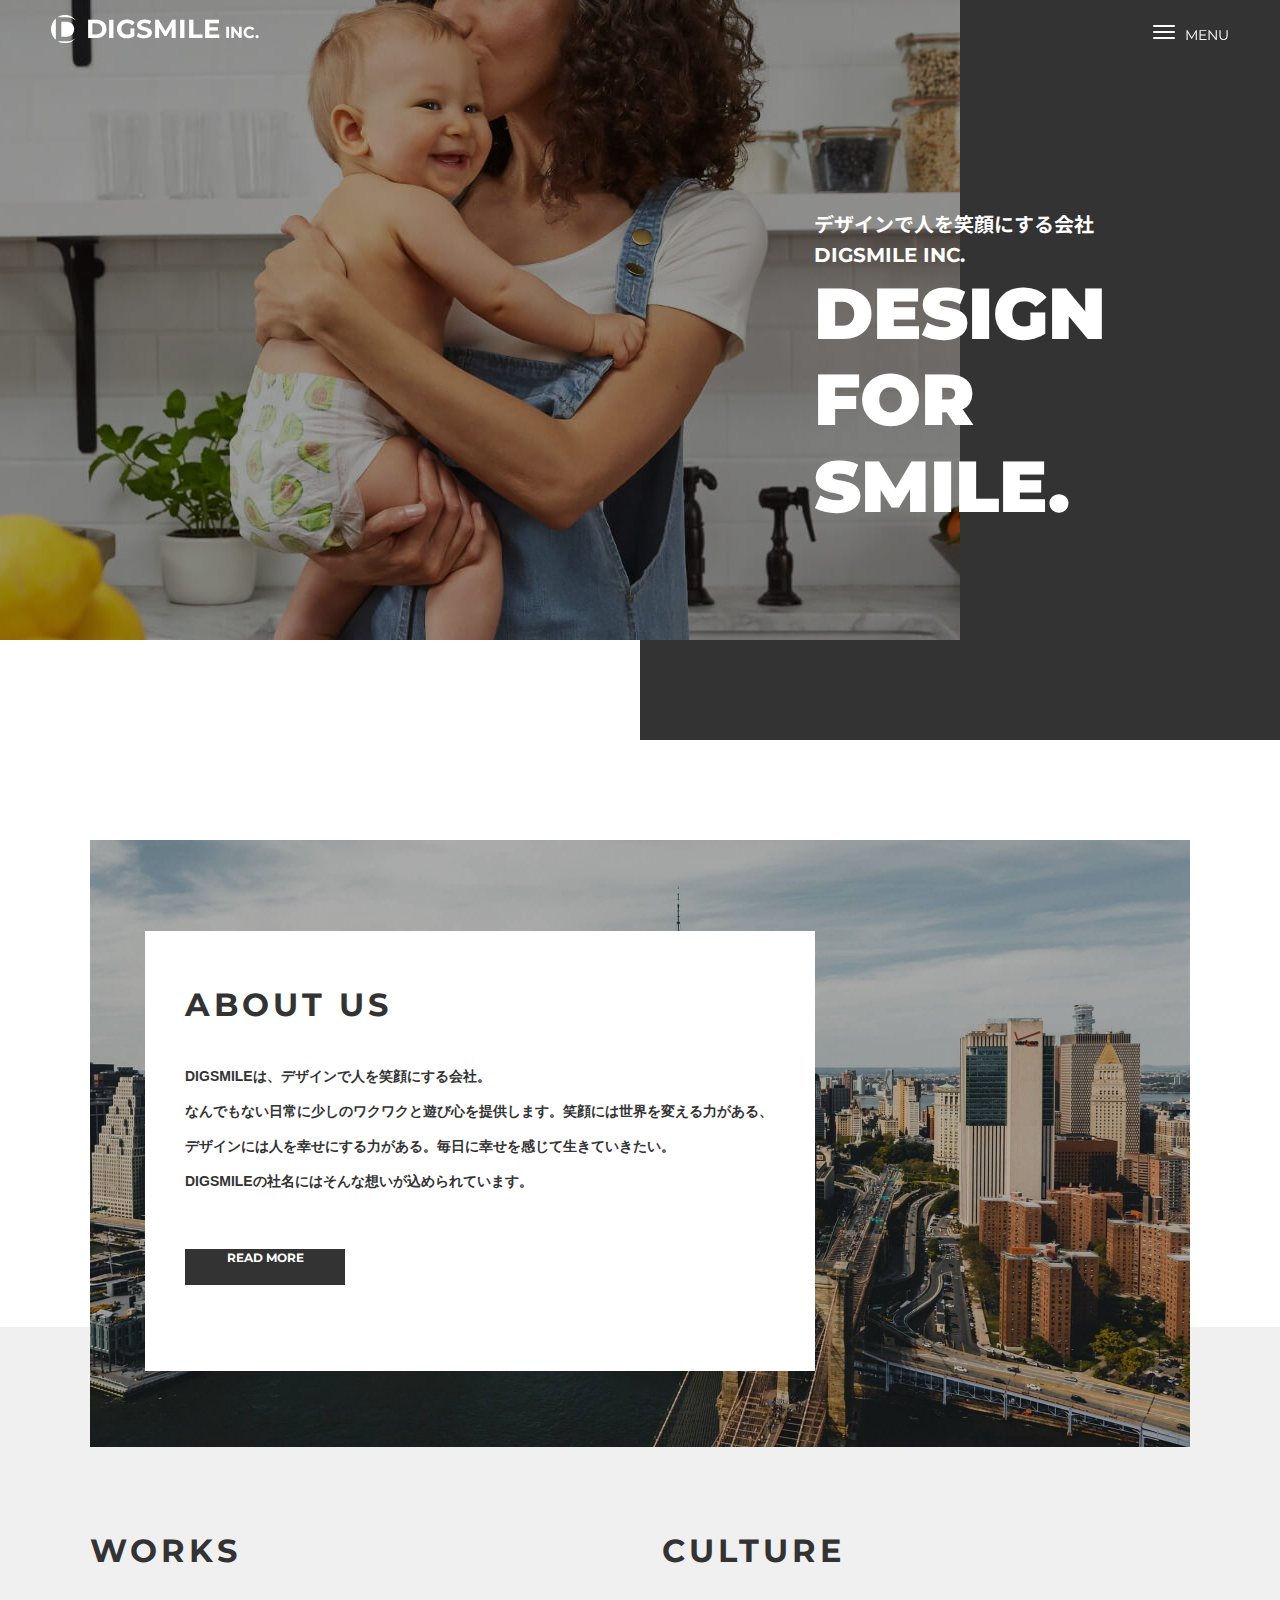
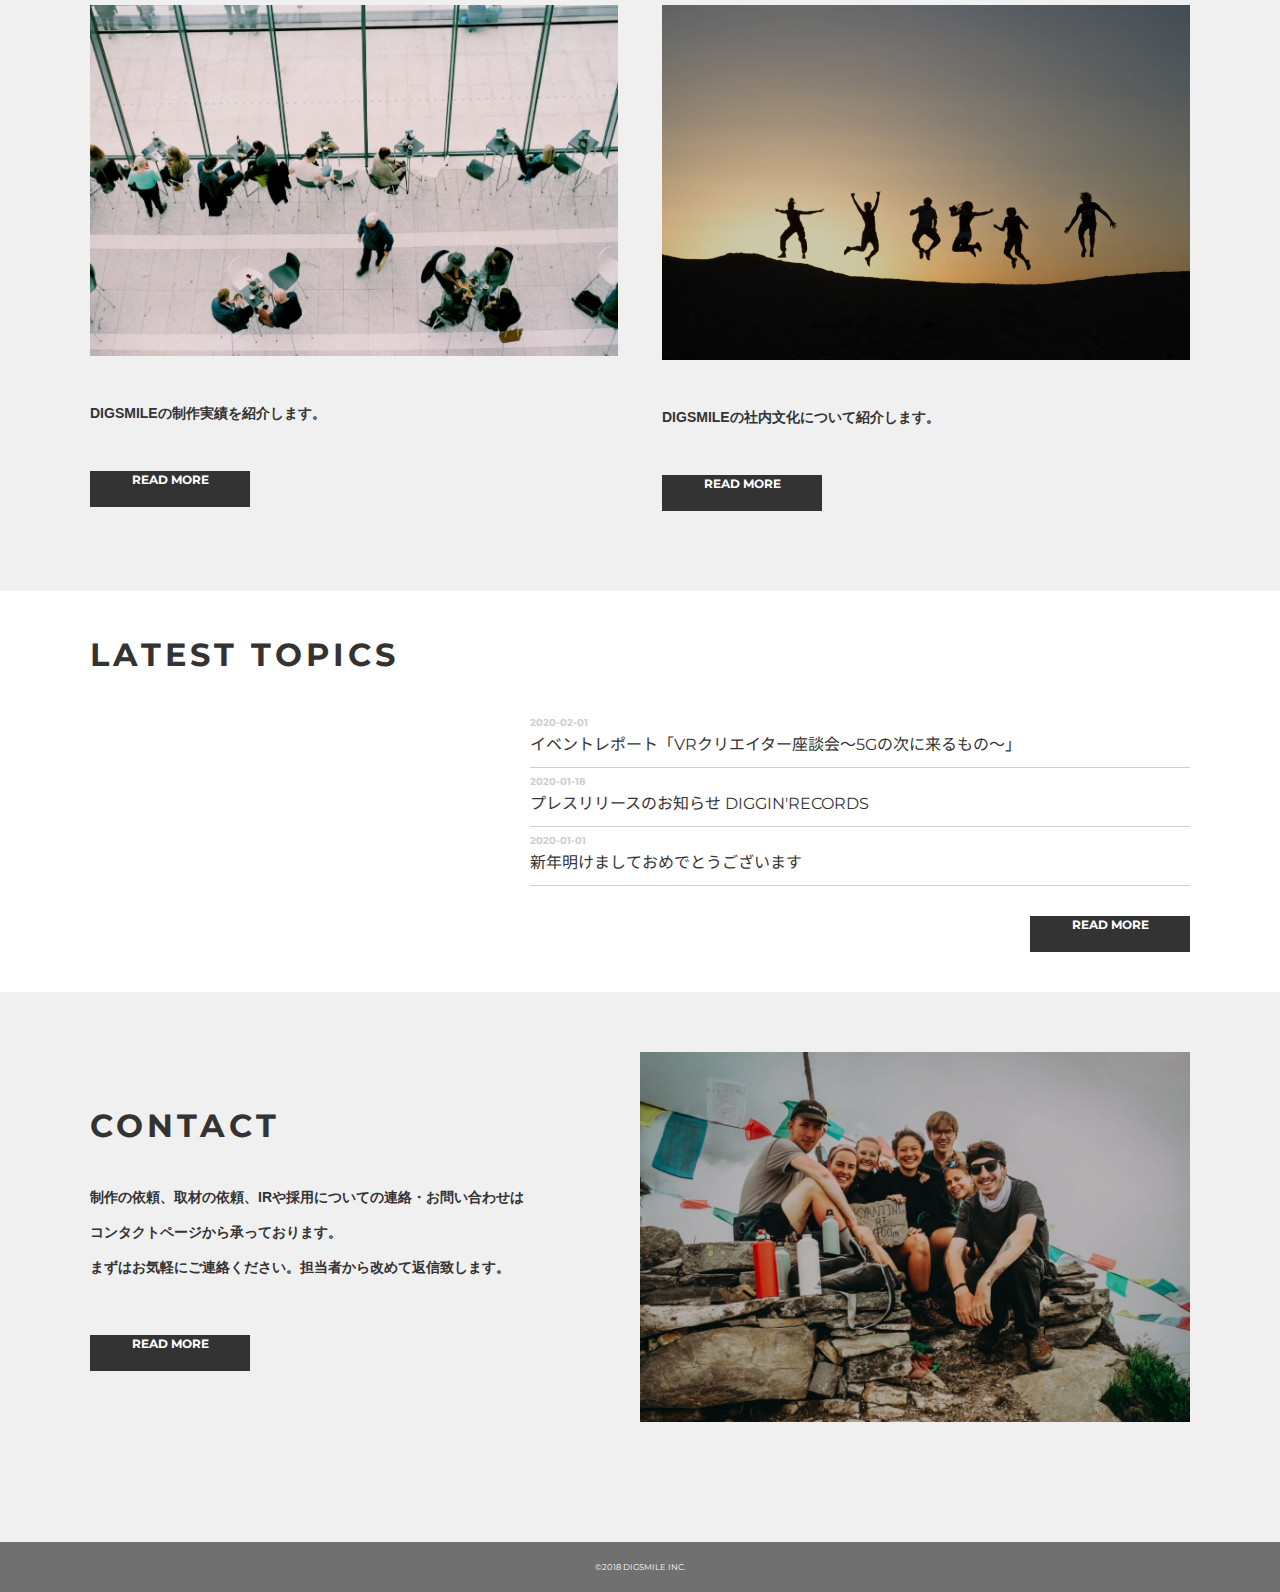
<file: index.html>
<!DOCTYPE html>
<html lang="ja">
<head>
  <meta charset="UTF-8">
  <meta http-equiv="X-UA-Compatible" content="IE=edge">
  <meta name="viewport" content="width=device-width, initial-scale=1.0">
  <title>DIGSMILE | デザインで人を笑顔にする会社</title>

  <!-- Googlefont -->
  <link rel="preconnect" href="https://fonts.googleapis.com">
  <link rel="preconnect" href="https://fonts.gstatic.com" crossorigin>
  <link href="https://fonts.googleapis.com/css2?family=Montserrat:wght@400;500;800&display=swap" rel="stylesheet">
  <link href="https://fonts.googleapis.com/css2?family=Noto+Sans+JP:wght@400;700&display=swap" rel="stylesheet">

  <!-- Javascript -->
  <script src="https://ajax.googleapis.com/ajax/libs/jquery/3.6.0/jquery.min.js"></script>

  <link rel="stylesheet" href="./css/reset.css">
  <link rel="stylesheet" href="./css/style.css">

</head>

<body>

  <header class="header">
    <div class="header-inner">
      <h1 class="site-title"><a href="#!"><svg class="header-svg" xmlns="http://www.w3.org/2000/svg" width="25.008" height="28.204" viewBox="0 0 25.008 28.204">
        <path class="header-svg" id="前面オブジェクトで型抜き_1" data-name="前面オブジェクトで型抜き 1" d="M14,35.2A13.9,13.9,0,0,1,6.785,33.19h8.848a14.228,14.228,0,0,0,8.847-2.739A13.97,13.97,0,0,1,14,35.2ZM4.822,31.752h0a14.17,14.17,0,0,1,0-21.3Zm10.54-3.117H10.33V13.771h5.032a8.094,8.094,0,0,1,5.682,1.994,7.233,7.233,0,0,1,2.138,5.439,7.234,7.234,0,0,1-2.138,5.439,8.093,8.093,0,0,1-5.682,1.99ZM25.007,12.39a13.9,13.9,0,0,0-9.373-3.174H6.463a13.932,13.932,0,0,1,13.76-.749,14.157,14.157,0,0,1,4.785,3.922Z" transform="translate(0 -7)" fill="#fff"/>
      </svg>DIGSMILE<span> INC.</span></a></h1>
      <div class="nav-wrapper">
        <nav class="header-nav">
          <ul class="nav-list">
            <li class="nav-item"><a href="#!"><img src="./img/site-logo.svg" alt="ロゴ画像"></a></li>
            <li class="nav-item"><a href="./about/index.html">ABOUT US</a></li>
            <li class="nav-item"><a href="#!">WORKS</a></li>
            <li class="nav-item"><a href="#!">CULTURE</a></li>
            <li class="nav-item"><a href="#!">TOPICS</a></li>
            <li class="nav-item"><a href="./contact/index.html">CONTACT</a></li>
          </ul>
        </nav>
      </div>
      <div class="menu-wrapper">
        <div class="burger-btn">
          <span class="bar bar_top"></span>
          <span class="bar bar_mid"></span>
          <span class="bar bar_bottom"></span>
        </div>
        <p class="menu">MENU</p>
      </div>
      <span class="burger-musk"></span>
    </div>
  </header>

  <div class="fv">
    <div class="main-img"></div>
    <div class="main-copy">
      <div class="main-copy-inner">
        <p class="ja-copy">デザインで人を笑顔にする会社</p>
        <p class="conpany">DIGSMILE INC.</p>
        <p class="en-copy">
          DESIGN<br>
          FOR<br>
          SMILE.
        </p>
      </div>
    </div>
  </div>

  <main>
    <section class="about-wrapper" id="about">
      <div class="about-text">
        <div class="about-text-inner">
          <h2 class="title">ABOUT US</h2>
          <p class="text">
            DIGSMILEは、デザインで人を笑顔にする会社。<br>
            なんでもない日常に少しのワクワクと遊び心を提供します。笑顔には世界を変える力がある、デザインには人を幸せにする力がある。毎日に幸せを感じて生きていきたい。<br>
            DIGSMILEの社名にはそんな想いが込められています。
          </p>
          <div class="btn"><a href="./about/index.html">READ MORE</a></div>
        </div>
      </div>
    </section>

    <div class="about-sub-wrapper">
      <div class="about-container">
        <div class="about-inner" id="works">
          <h2 class="title">WORKS</h2>
          <div class="about-img">
            <img src="./img/works-img@2x.jpg" alt="ワークス画像">
          </div>
          <p class="text">DIGSMILEの制作実績を紹介します。</p>
          <div class="btn"><a href="#!">READ MORE</a></div>
        </div>
        <div class="about-inner" id="culture">
          <h2 class="title">CULTURE</h2>
          <div class="about-img">
            <img src="./img/culture-img@2x.jpg" alt="ワークス画像">
          </div>
          <p class="text">DIGSMILEの社内文化について紹介します。</p>
          <div class="btn"><a href="#!">READ MORE</a></div>
        </div>
      </div>
    </div>

    <article class="article-wrapper" id="topics">
      <h2 class="title">LATEST TOPICS</h2>
      <div class="article-inner">
        <div class="article-list">
          <time>2020-02-01</time>
          <p class="artucle-text">
            イベントレポート「VRクリエイター座談会～5Gの次に来るもの～」
          </p>
        </div>
        <div class="article-list">
          <time>2020-01-18</time>
          <p class="artucle-text">
            プレスリリースのお知らせ DIGGIN'RECORDS
          </p>
        </div>
        <div class="article-list">
          <time>2020-01-01</time>
          <p class="artucle-text">
            新年明けましておめでとうございます
          </p>
        </div>
      </div>
      <div class="btn"><a href="#!">READ MORE</a></div>
    </article>

    <section class="contact-wrapper" id="contact">
      <div class="contact-container">
        <div class="contact-img">
          <img src="./img/recruit-img@2x.jpg" alt="コンタクトイメージ画像">
        </div>
        <div class="contact-text">
          <h2 class="title">CONTACT</h2>
          <p class="text">
            制作の依頼、取材の依頼、IRや採用についての連絡・お問い合わせはコンタクトページから承っております。<br>
            まずはお気軽にご連絡ください。担当者から改めて返信致します。
          </p>
          <div class="btn"><a href="./contact/index.html">READ MORE</a></div>
        </div>
      </div>
    </section>

  </main>

  <footer class="footer">
    <small>&copy;2018 DIGSMILE INC.</small>
  </footer>
  
  <script src="./js/script.js"></script>

</body>
</html>
</file>
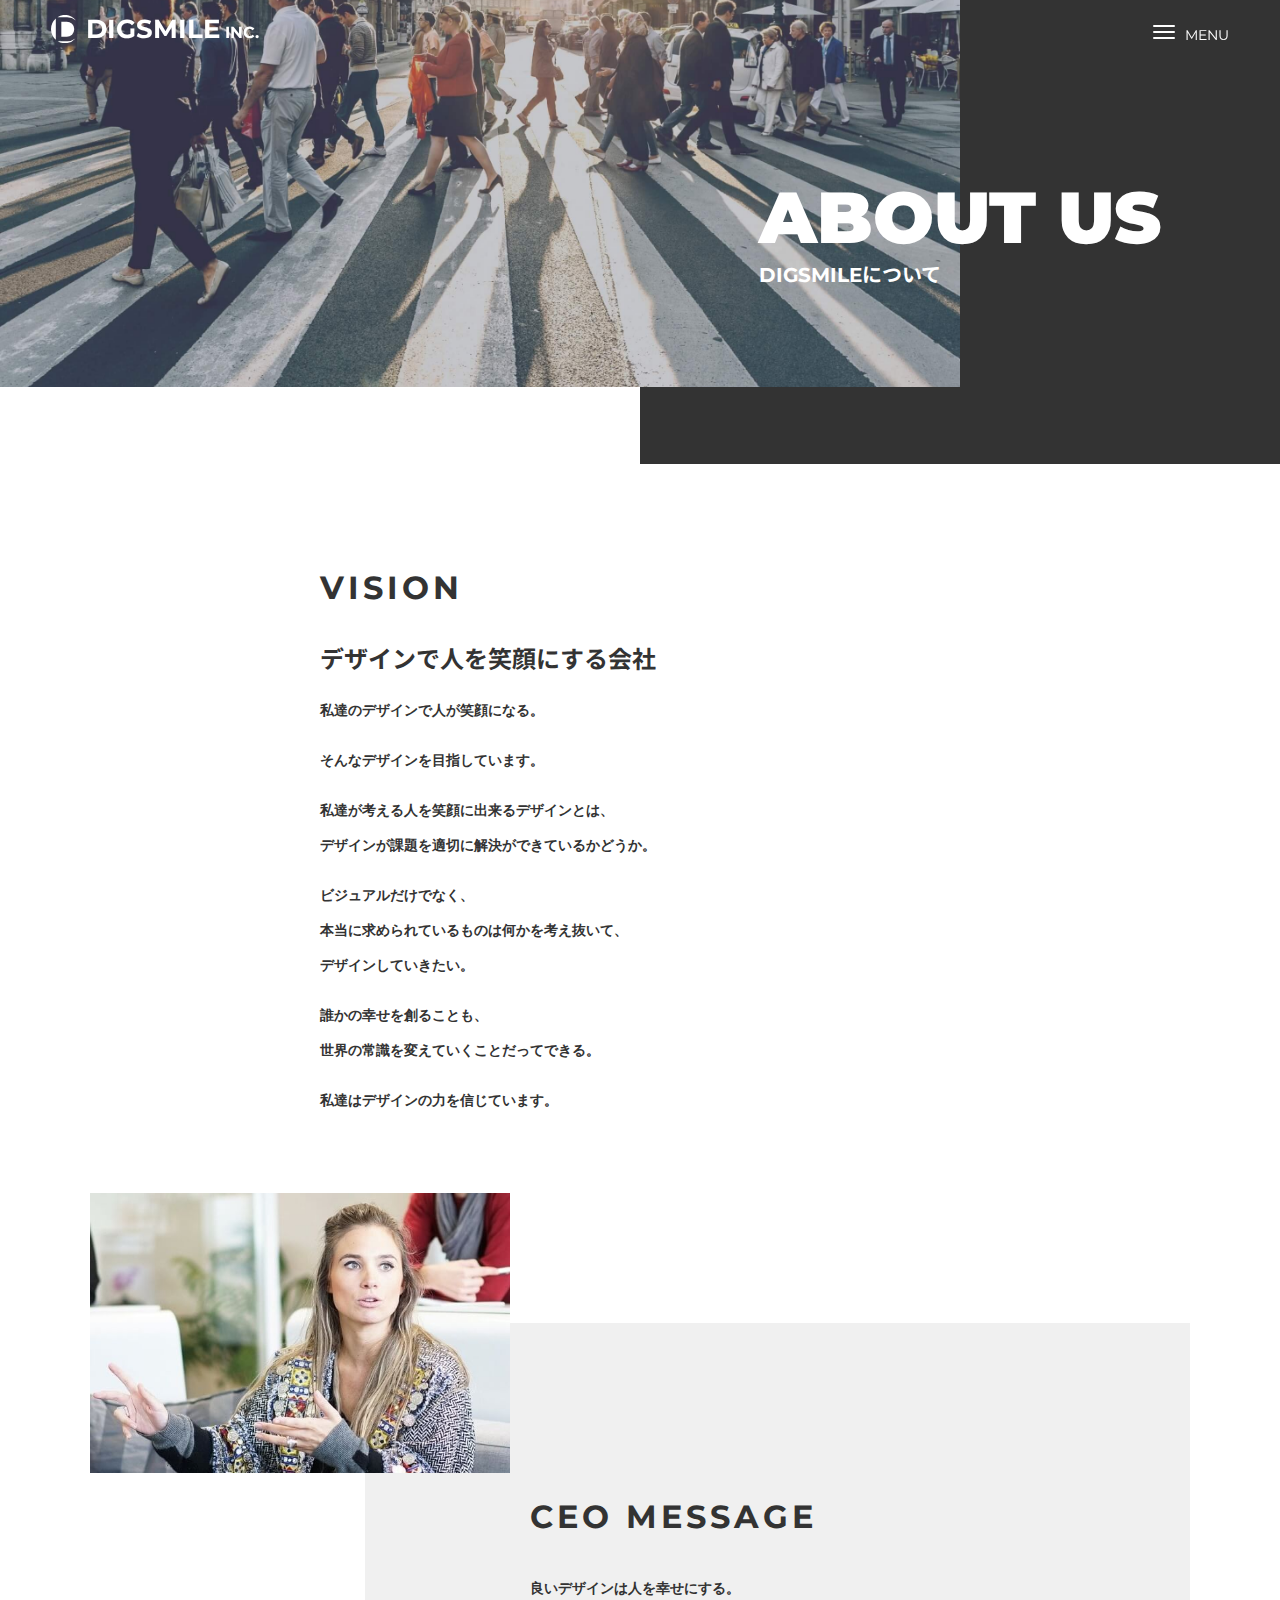
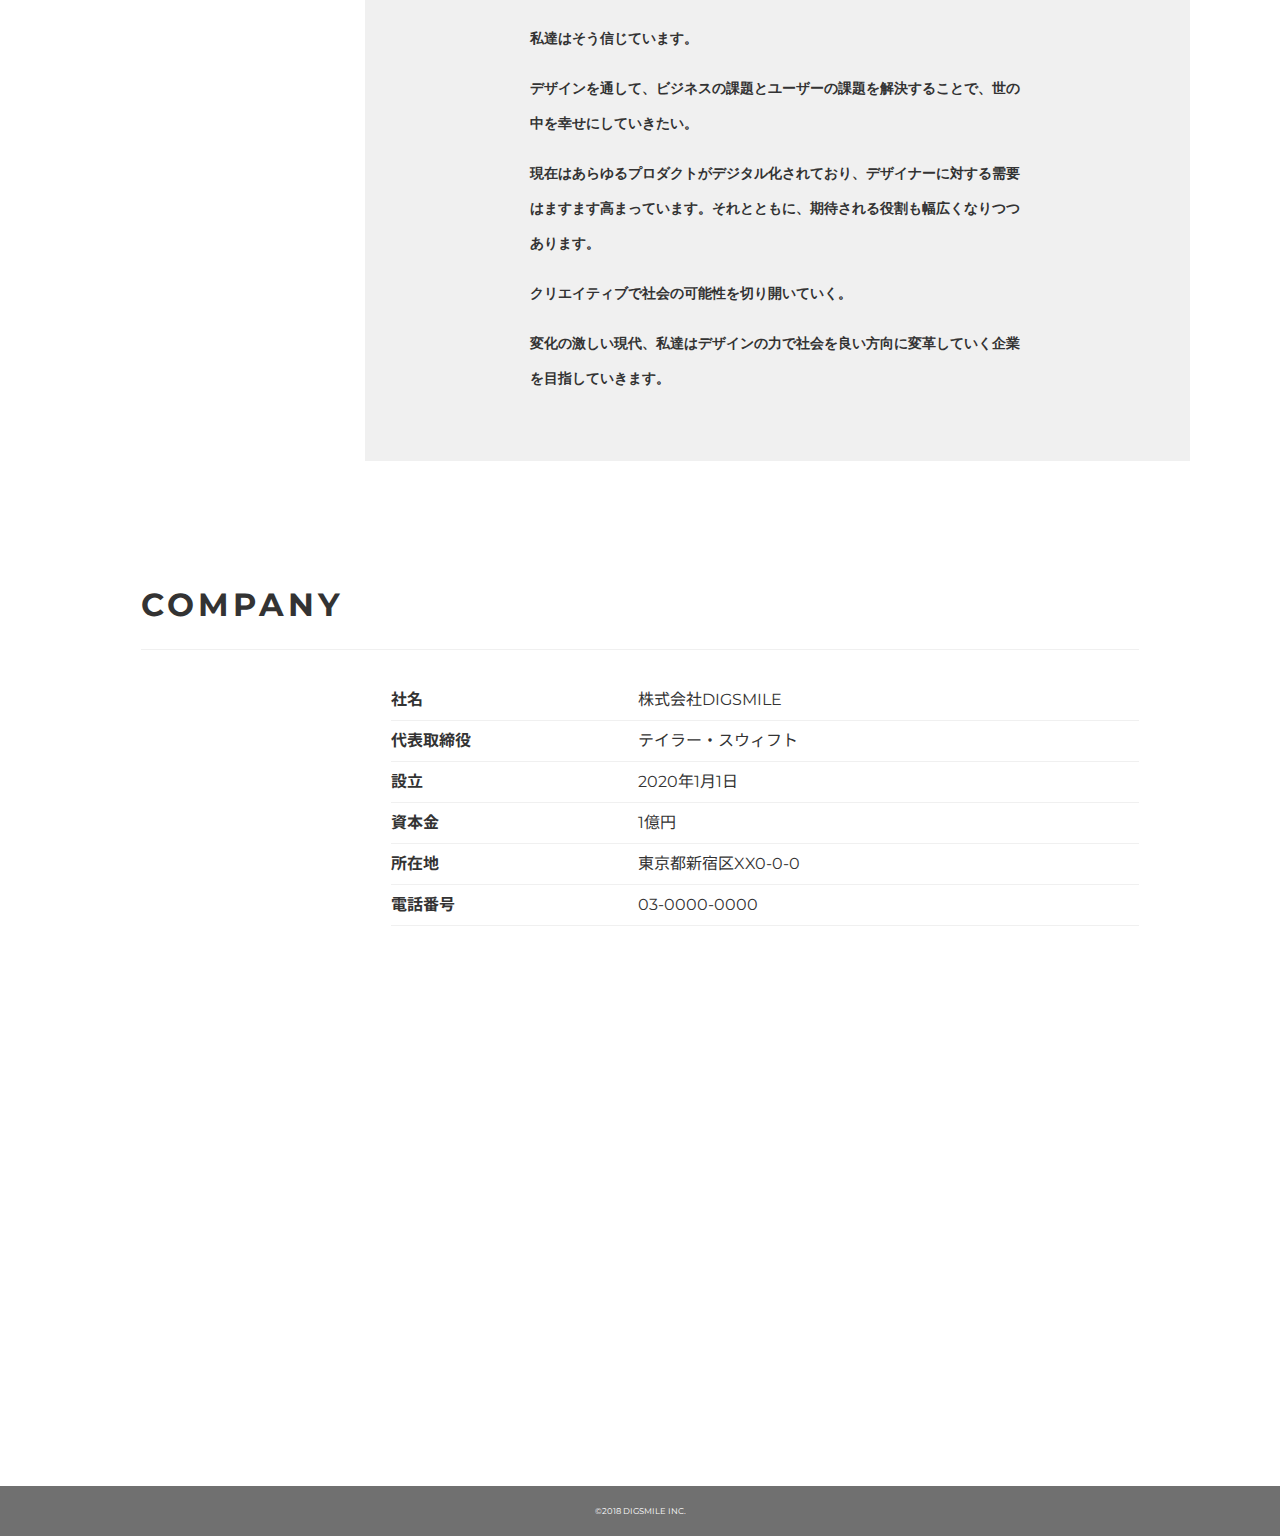
<file: about/index.html>
<!DOCTYPE html>
<html lang="ja">
<head>
  <meta charset="UTF-8">
  <meta http-equiv="X-UA-Compatible" content="IE=edge">
  <meta name="viewport" content="width=device-width, initial-scale=1.0">
  <title>DIGSMILE | 私達の会社について</title>

  <!-- Googlefont -->
  <link rel="preconnect" href="https://fonts.googleapis.com">
  <link rel="preconnect" href="https://fonts.gstatic.com" crossorigin>
  <link href="https://fonts.googleapis.com/css2?family=Montserrat:wght@400;500;800&display=swap" rel="stylesheet">
  <link href="https://fonts.googleapis.com/css2?family=Noto+Sans+JP:wght@400;700&display=swap" rel="stylesheet">

  <!-- Javascript -->
  <script src="https://ajax.googleapis.com/ajax/libs/jquery/3.6.0/jquery.min.js"></script>

  <link rel="stylesheet" href="../css/reset.css">
  <link rel="stylesheet" href="../css/about.css">

</head>

<body>
  
  <header class="header">
    <div class="header-inner">
      <h1 class="site-title"><a href="../index.html"><svg class="header-svg" xmlns="http://www.w3.org/2000/svg" width="25.008" height="28.204" viewBox="0 0 25.008 28.204">
        <path class="header-svg" id="前面オブジェクトで型抜き_1" data-name="前面オブジェクトで型抜き 1" d="M14,35.2A13.9,13.9,0,0,1,6.785,33.19h8.848a14.228,14.228,0,0,0,8.847-2.739A13.97,13.97,0,0,1,14,35.2ZM4.822,31.752h0a14.17,14.17,0,0,1,0-21.3Zm10.54-3.117H10.33V13.771h5.032a8.094,8.094,0,0,1,5.682,1.994,7.233,7.233,0,0,1,2.138,5.439,7.234,7.234,0,0,1-2.138,5.439,8.093,8.093,0,0,1-5.682,1.99ZM25.007,12.39a13.9,13.9,0,0,0-9.373-3.174H6.463a13.932,13.932,0,0,1,13.76-.749,14.157,14.157,0,0,1,4.785,3.922Z" transform="translate(0 -7)" fill="#fff"/>
      </svg>DIGSMILE<span> INC.</span></a></h1>
      <div class="nav-wrapper">
        <nav class="header-nav">
          <ul class="nav-list">
            <li class="nav-item"><a href="../index.html"><img src="../img/site-logo.svg"></a></li>
            <li class="nav-item"><a href="#!">ABOUT US</a></li>
            <li class="nav-item"><a href="#!">WORKS</a></li>
            <li class="nav-item"><a href="#!">CULTURE</a></li>
            <li class="nav-item"><a href="#!">TOPICS</a></li>
            <li class="nav-item"><a href="../contact/index.html">CONTACT</a></li>
          </ul>
        </nav>
      </div>
      <div class="menu-wrapper">
        <div class="burger-btn">
          <span class="bar bar_top"></span>
          <span class="bar bar_mid"></span>
          <span class="bar bar_bottom"></span>
        </div>
        <p class="menu">MENU</p>
      </div>
      <span class="burger-musk"></span>
    </div>
  </header>

  <div class="fv">
    <div class="main-img"></div>
    <div class="main-copy">
      <div class="main-copy-inner">
        <p class="en-copy">ABOUT US</p>
        <p class="ja-copy">DIGSMILEについて</p>
      </div>
    </div>
  </div>

  <section class="vision-wrapper">
    <h2 class="title">VISION</h2>
    <h3 class="sub-title">デザインで人を笑顔にする会社</h3>
    <p class="text">私達のデザインで人が笑顔になる。</p>
    <p class="text">そんなデザインを目指しています。</p>
    <p class="text">私達が考える人を笑顔に出来るデザインとは、<br>デザインが課題を適切に解決ができているかどうか。</p>
    <p class="text">ビジュアルだけでなく、<br>本当に求められているものは何かを考え抜いて、<br>デザインしていきたい。</p>
    <p class="text">誰かの幸せを創ることも、<br>世界の常識を変えていくことだってできる。</p>
    <p class="text">私達はデザインの力を信じています。</p>
  </section>

  <section id="message">
    <div class="message-wrapper">
      <div class="ceo-img"><img src="../img/workplace@2x-2.jpg" alt="CEOの写真"></div>
      <div class="ceo-message">
        <div class="message-inner">
          <h2 class="title">CEO MESSAGE</h2>
          <p class="text">良いデザインは人を幸せにする。</p>
          <p class="text">私達はそう信じています。</p>
          <p class="text">デザインを通して、ビジネスの課題とユーザーの課題を解決することで、世の中を幸せにしていきたい。</p>
          <p class="text">現在はあらゆるプロダクトがデジタル化されており、デザイナーに対する需要はますます高まっています。それとともに、期待される役割も幅広くなりつつあります。</p>
          <p class="text">クリエイティブで社会の可能性を切り開いていく。</p>
          <p class="text">変化の激しい現代、私達はデザインの力で社会を良い方向に変革していく企業を目指していきます。</p>
        </div>
      </div>
    </div>
  </section>

  <section class="info-wrapper">
    <div class="info-inner">
      <h2 class="title">COMPANY</h2>
      <table class="office-info">
        <tr>
          <th>社名</th>
          <td>株式会社DIGSMILE</td>
        </tr>
        <tr>
          <th>代表取締役</th>
          <td>テイラー・スウィフト</td>
        </tr>
        <tr>
          <th>設立</th>
          <td>2020年1月1日</td>
        </tr>
        <tr>
          <th>資本金</th>
          <td>1億円</td>
        </tr>
        <tr>
          <th>所在地</th>
          <td>東京都新宿区XX0-0-0</td>
        </tr>
        <tr>
          <th>電話番号</th>
          <td>03-0000-0000</td>
        </tr>
      </table>
    </div>
    <div class="ggmap">
      <iframe src="https://www.google.com/maps/embed?pb=!1m18!1m12!1m3!1d3240.48783719067!2d139.69838261553116!3d35.68961103711915!2m3!1f0!2f0!3f0!3m2!1i1024!2i768!4f13.1!3m3!1m2!1s0x60188cd0d6b1ba1f%3A0x1c32a1f1ecacfdd5!2z5paw5a6_6aeF!5e0!3m2!1sja!2sjp!4v1625624965605!5m2!1sja!2sjp" width="1100" height="360" style="border:0;" allowfullscreen="" loading="lazy"></iframe>
    </div>
  </section>
  <footer class="footer">
    <small>&copy;2018 DIGSMILE INC.</small>
  </footer>
  
  <script src="../js/script.js"></script>

</body>
</html>
</file>
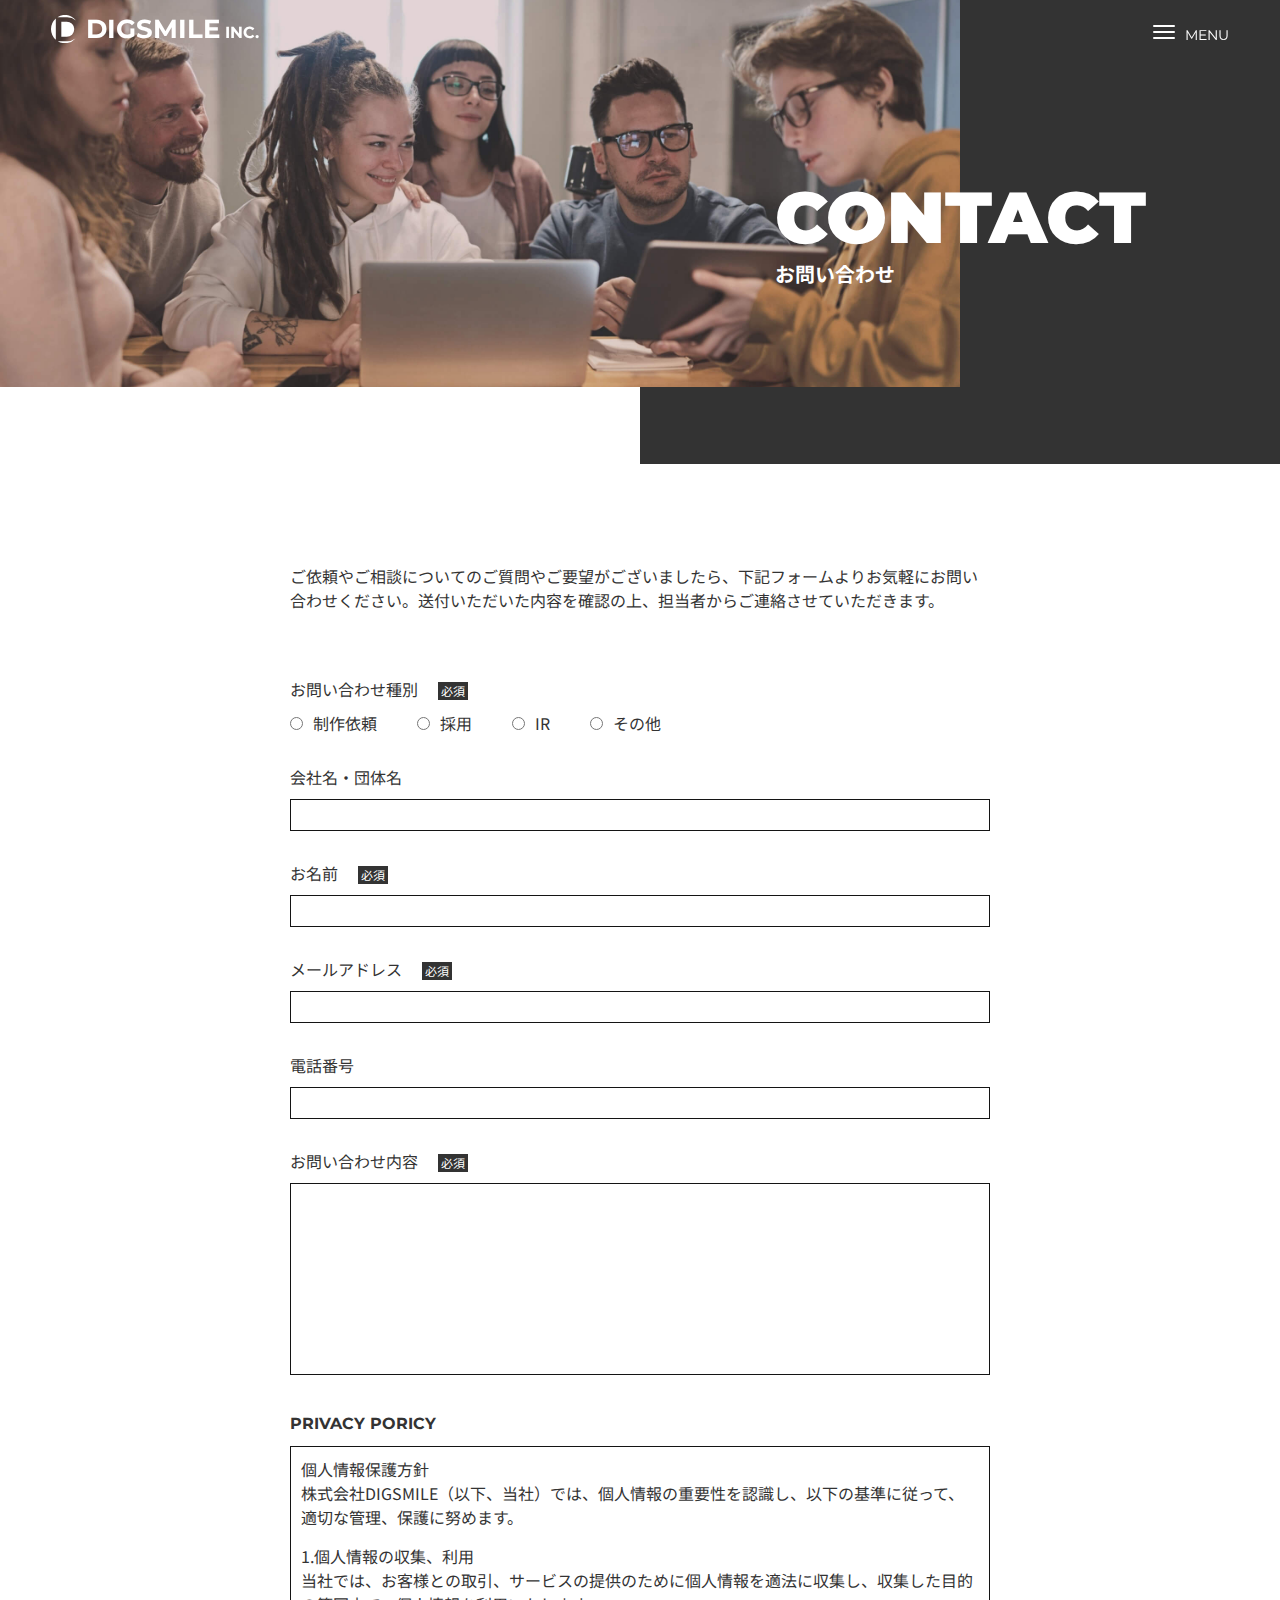
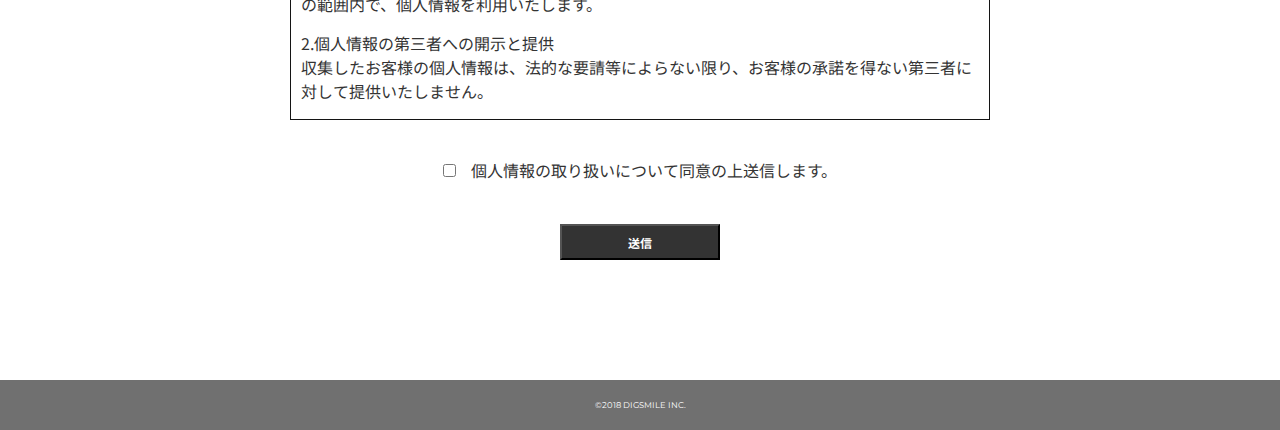
<file: contact/index.html>
<!DOCTYPE html>
<html lang="ja">
<head>
  <meta charset="UTF-8">
  <meta http-equiv="X-UA-Compatible" content="IE=edge">
  <meta name="viewport" content="width=device-width, initial-scale=1.0">
  <title>DIGSMILE | お問い合わせページ</title>

  <!-- Googlefont -->
  <link rel="preconnect" href="https://fonts.googleapis.com">
  <link rel="preconnect" href="https://fonts.gstatic.com" crossorigin>
  <link href="https://fonts.googleapis.com/css2?family=Montserrat:wght@400;500;800&display=swap" rel="stylesheet">
  <link href="https://fonts.googleapis.com/css2?family=Noto+Sans+JP:wght@400;700&display=swap" rel="stylesheet">

  <!-- Javascript -->
  <script src="https://ajax.googleapis.com/ajax/libs/jquery/3.6.0/jquery.min.js"></script>

  <link rel="stylesheet" href="../css/reset.css">
  <link rel="stylesheet" href="../css/contact.css">

</head>

<body>
  
  <header class="header">
    <div class="header-inner">
      <h1 class="site-title"><a href="../index.html"><svg class="header-svg" xmlns="http://www.w3.org/2000/svg" width="25.008" height="28.204" viewBox="0 0 25.008 28.204">
        <path class="header-svg" id="前面オブジェクトで型抜き_1" data-name="前面オブジェクトで型抜き 1" d="M14,35.2A13.9,13.9,0,0,1,6.785,33.19h8.848a14.228,14.228,0,0,0,8.847-2.739A13.97,13.97,0,0,1,14,35.2ZM4.822,31.752h0a14.17,14.17,0,0,1,0-21.3Zm10.54-3.117H10.33V13.771h5.032a8.094,8.094,0,0,1,5.682,1.994,7.233,7.233,0,0,1,2.138,5.439,7.234,7.234,0,0,1-2.138,5.439,8.093,8.093,0,0,1-5.682,1.99ZM25.007,12.39a13.9,13.9,0,0,0-9.373-3.174H6.463a13.932,13.932,0,0,1,13.76-.749,14.157,14.157,0,0,1,4.785,3.922Z" transform="translate(0 -7)" fill="#fff"/>
      </svg>DIGSMILE<span> INC.</span></a></h1>
      <div class="nav-wrapper">
        <nav class="header-nav">
          <ul class="nav-list">
            <li class="nav-item"><a href="../index.html"><img src="../img/site-logo.svg"></a></li>
            <li class="nav-item"><a href="../about/index.html">ABOUT US</a></li>
            <li class="nav-item"><a href="#!">WORKS</a></li>
            <li class="nav-item"><a href="#!">CULTURE</a></li>
            <li class="nav-item"><a href="#!">TOPICS</a></li>
            <li class="nav-item"><a href="#!">CONTACT</a></li>
          </ul>
        </nav>
      </div>
      <div class="menu-wrapper">
        <div class="burger-btn">
          <span class="bar bar_top"></span>
          <span class="bar bar_mid"></span>
          <span class="bar bar_bottom"></span>
        </div>
        <p class="menu">MENU</p>
      </div>
      <span class="burger-musk"></span>
    </div>
  </header>

  <div class="fv">
    <div class="main-img"></div>
    <div class="main-copy">
      <div class="main-copy-inner">
        <p class="en-copy">CONTACT</p>
        <p class="ja-copy">お問い合わせ</p>
      </div>
    </div>
  </div>

  <form action="" class="form-wrapper">
    <p class="text">ご依頼やご相談についてのご質問やご要望がございましたら、下記フォームよりお気軽にお問い合わせください。送付いただいた内容を確認の上、担当者からご連絡させていただきます。</p>
    <ul class="form-list">
      <li class="form-item">
        <label for="" class="form-label">お問い合わせ種別<span>必須</span></label>
        <ul class="radio-list">
          <li class="radio-item">
            <label><input type="radio" name="document">制作依頼</label>
          </li>
          <li class="radio-item">
            <label><input type="radio" name="document">採用</label>
          </li>
          <li class="radio-item">
            <label><input type="radio" name="document">IR</label>
          </li>
          <li class="radio-item">
            <label><input type="radio" name="document">その他</label>
          </li>
        </ul>
      </li>
      <li class="form-item">
        <label for="" class="form-label">会社名・団体名</label>
        <input type="text" class="input-text">
      </li>
      <li class="form-item">
        <label for="" class="form-label">お名前<span>必須</span></label>
        <input type="text" class="input-text">
      </li>
      <li class="form-item">
        <label for="" class="form-label">メールアドレス<span>必須</span></label>
        <input type="text" class="input-text">
      </li>
      <li class="form-item">
        <label for="" class="form-label">電話番号</label>
        <input type="text" class="input-text">
      </li>
      <li class="form-item">
        <label for="" class="form-label">お問い合わせ内容<span>必須</span></label>
        <textarea name="" id="" cols="30" rows="10"></textarea>
      </li>
    </ul>
    <h2 class="privacy-policy">PRIVACY PORICY</h2>
    <div class="privacy-policy-text">
      <p class="text">個人情報保護方針<br>
      株式会社DIGSMILE（以下、当社）では、個人情報の重要性を認識し、以下の基準に従って、適切な管理、保護に努めます。</p>
      <p class="text">1.個人情報の収集、利用<br>
      当社では、お客様との取引、サービスの提供のために個人情報を適法に収集し、収集した目的の範囲内で、個人情報を利用いたします。</p>
      <p class="text">2.個人情報の第三者への開示と提供<br>
      収集したお客様の個人情報は、法的な要請等によらない限り、お客様の承諾を得ない第三者に対して提供いたしません。</p>
    </div>
    <div class="agree-checkbox">
      <label><input type="checkbox">個人情報の取り扱いについて同意の上送信します。</label>
    </div>
    <input type="submit" value="送信" class="submit-btn">
  </form>


  <footer class="footer">
    <small>&copy;2018 DIGSMILE INC.</small>
  </footer>
  
  <script src="../js/script.js"></script>

</body>
</html>
</file>
<file: css/style.css>
html {
  font-size: 62.5%;
}
body {
  font-size: 1.6rem;
  line-height: 1.5;
  font-family: 'Montserrat', 'Noto Sans JP', '游ゴシック', 'Yu Gothic', sans-serif;
  color: #333;
  box-sizing: border-box;
}
img {
  width: 100%;
  vertical-align: bottom;
}
section {
  padding: 60px 0;
}
.title {
  font-size: 3.2rem;
  font-family: 'Montserrat';
  font-weight: bolder;
  margin-bottom: 30px;
  letter-spacing: 0.4rem;
}
.text {
  font-size: 1.4rem;
  font-family: '游ゴシック', 'Yu Gothic', sans-serif;
  font-weight: bold;
  line-height: 3.5rem;
}
a {
  text-decoration: none;
}
.btn {
  display: block;
  width: 160px;
  height: 36px;
  background-color: #333;
  text-align: center;
  font-weight: bold;
  font-size: 1.2rem;
  text-decoration: none;
  transition: .3s;
}
.btn:hover {
  opacity: .7;
  transition: .3s;
}
.btn a {
  color: #fff;
  display: block;
}

/* ヘッダー */
.header {
  position: fixed;
  top: 0;
  left: 0;
  z-index: 10;
  width: 100%;
}
.header-inner {
  display: flex;
  justify-content: space-between;
  max-width: 1200px;
  margin: 0 auto;
  height: 50px;
  padding: 10px 4vw 0 4vw;
}
.site-title {
  font-size: 2.6rem;
  font-family: 'Montserrat';
  font-weight: bold;
}
.site-title a {
  color: #fff;
}
.header-svg {
  margin: 0 10px -5px 0;
}
.site-title span {
  font-size: 1.6rem;
}
.site-title img {
  width: 25px;
  height: auto;
  margin: 0 10px 5px 0;
}
.nav-wrapper {
  display: none;
  width: 520px;
  height: 100vh;
  position: fixed;
  top: 0;
  right: 0;
  z-index: 10;
}
.header-nav {
  width: 100%;
  height: 100%;
  background-color: rgba(34, 34, 34, 0.9);
  z-index: 10;
}
.header-nav .nav-list {
  position: absolute;
  top: 50%;
  left: 50%;
  transform: translate(-50%,-50%);
  text-align: center;
}
.header-nav img {
  width: 42px;
  height: auto;
}
.header-nav .nav-item a {
  color: #fff;
}
.header-nav .nav-item {
  margin-bottom: 30px;
  font-size: 2rem;
  font-weight: bolder;
}
.menu-wrapper {
  display: flex;
  align-items: center;
  z-index: 10;
}
.site-title a.black {
  color: #333;
  transition: .3s;
}
.site-title a .header-svg.black {
  fill: #333;
  transition: fill .3s;
}
body.noscroll {
  overflow: hidden;
}
/* ハンバーガーメニュー */
.burger-btn {
  width: 22px;
  height: 13px;
  z-index: 10;
  border: none;
  margin-right: 10px;
}
.burger-btn:hover {
  cursor: pointer;
}
.bar {
  display: block;
  width: 22px;
  height: 2px;
  background-color: #fff;
  border-radius: 1px;
}
.bar_top {
  transform: translateY(-4px);
  transition: transform .3s;
}
.bar_bottom {
  transform: translateY(4px);
  transition: transform .3s;
}
.burger-btn.close .bar_top {
  transform: translateY(2px) rotate(30deg);
  transition: transform .3s;
}
.burger-btn.close .bar_mid {
  opacity: 0;
  transition: opacity .3s;
}
.burger-btn.close .bar_bottom {
  transform: translateY(-2px) rotate(-30deg);
  transition: transform .3s;
}
.menu {
  font-size: 1.4rem;
  color: #fff;
}
.bar.black {
  background-color: #333;
  transition: .3s;
}
.menu.black {
  color: #333;
  transition: .3s;
}
.burger-musk {
  display: none;
  height: 100vh;
  width: 100vw;
  position: fixed;
  top: 0;
  left: 0;
  background-color: rgba(0, 0, 0, .5);
  z-index: 1;
}
/* ファーストビュー */
.fv {
  position: relative;
}
.main-copy {
  width: 50%;
  height: 740px;
  background-color: #333;
  font-weight: bold;
  position: absolute;
  top: 0;
  right: 0;
}
.main-copy-inner {
  position: absolute;
  top: 50%;
  left: 50%;
  transform: translate(-50%,-50%);
  color: #fff;
  z-index: 9;
}
.ja-copy {
  font-size: 2rem;
}
.conpany {
  font-size: 2rem;
}
.en-copy {
  font-size: 7.2rem;
  font-weight: bolder;
  line-height: 1.2;
}
.main-img {
  background-image: url(../img/kv-img@2x.jpg);
  background-position: center;
  background-size: cover;
  width: 75%;
  height: 640px;
  position: absolute;
  top: 0;
  left: 0;
  z-index: 5;
}
/* アバウト */
.about-wrapper {
  padding-top: 840px;
}
.about-text {
  max-width: 1100px;
  margin: 0 auto -180px;
  background-image: url(../img/about-img@2x.jpg);
  background-position: center;
  background-size: cover;
  height: 607px;
  position: relative;
}
.about-text-inner {
  max-width: 590px;
  width: 75%;
  height: 340px;
  background-color: #fff;
  padding: 50px 40px;
  position: absolute;
  top: 15%;
  left: 5%;
}
.about-text-inner .text {
  padding-bottom: 50px;
}
.about-sub-wrapper {
  background-color: #f0f0f0;
  padding: 200px 0 80px 0;
}
.about-container {
  max-width: 1100px;
  margin: 0 auto;
  display: flex;
  justify-content: space-between;
  padding: 0 4vw;
}
.about-inner {
  width: 48%;
}
.about-img {
  margin-bottom: 40px;
}
.about-inner .text {
  margin-bottom: 40px;
}
/* トピックス */
.article-wrapper {
  max-width: 1100px;
  margin: 40px auto;
  padding: 0 4vw;
}
.article-inner {
  width: 60%;
  margin-left: auto;
  padding-bottom: 30px;
}
.article-list time {
  color: #CECECE;
  font-size: 1rem;
  font-weight: bold;
  padding-bottom: 5px;
}
.artucle-text {
  padding-bottom: 10px;
  border-bottom: 1px solid #CECECE;
}
.article-wrapper .btn {
  margin-left: auto;
}
/* コンタクト */
.contact-wrapper {
  background-color: #f0f0f0;
  padding: 60px 0 120px 0;
}
.contact-container {
  display: flex;
  justify-content: space-between;
  flex-direction: row-reverse;
  max-width: 1100px;
  margin: 0 auto;
  padding: 0 4vw;
}
.contact-text {
  padding-top: 50px;
  width: 40%;
}
.contact-text .text {
  padding-bottom: 50px;
}
.contact-img {
  width: 50%;
}
/* フッター */
.footer {
  height: 50px;
  background-color: #707070;
  color: #fff;
  text-align: center;
  line-height: 50px;
  font-size: 1rem;
}

/* タブレット */
@media screen and (max-width:768px) {

  /* ヘッダー */
  .site-title {
    font-size: 2rem;
  }
  .site-title span {
    font-size: 1.4rem;
  }
  .site-title img {
    width: 20px;
  }
  .nav-wrapper {
    width: 100vw;
  }
  
  /* ファーストビュー */
  .main-copy {
    width: 75%;
    height: 1024px;
  }
  .ja-copy {
    font-size: 1.6rem;
  }
  .conpany {
    font-size: 1.6rem;
  }
  .en-copy {
    font-size: 5.6rem;
    line-height: 1;
  }
  .main-img {
    width: 75%;
    height: 890px;
  }
  
  /* アバウト */
  .about-wrapper {
    padding-top: 1124px;
  }
  .about-text-inner .text {
    padding-bottom: 30px;
  }
  .about-container {
    display: block;
  }
  .about-inner {
    width: 75%;
  }
  .about-inner:first-of-type {
    padding-bottom: 80px;
  }

  /* トピックス */
  .article-inner {
    width: 100%;
    margin: 0;
  }
  .artucle-text {
    font-size: 1.4rem;
  }
  .article-wrapper .btn {
    margin: 0;
  }

  /* コンタクト */
  .contact-container {
    display: block;
  }
  .contact-text {
    width: 75%;
  }
  .contact-img {
    width: 75%;
  }

}

/* スマホ */
@media screen and (max-width:375px) {

  .text {
    line-height: 3rem;
  }  

  /* ファーストビュー */
  .main-copy {
    height: 667px;
  }
  .main-img {
    height: 580px;
  }

  /* アバウト */
  .about-wrapper {
    padding-top: 767px;
  }
  .about-text {
    height: 541px;
  }
  .about-text-inner {
    max-width: 285px;
    width: 100%;
    height: 361px;
    padding: 40px 20px;
    top: 50%;
    left: 50%;
    transform: translate(-50%,-50%);
  }
  .about-text-inner .text {
    font-size: 1.4rem;
  }
  .about-inner {
    width: 100%;
  }

  /* コンタクト */
  .contact-text {
    width: 100%;
  }
  .contact-img {
    width: 100%;
  }
  .artucle-text {
    font-size: 1.2rem;
  }

}
</file>
<file: css/about.css>
html {
  font-size: 62.5%;
}
body {
  font-size: 1.6rem;
  line-height: 1.5;
  font-family: 'Montserrat', 'Noto Sans JP', '游ゴシック', 'Yu Gothic', sans-serif;
  color: #333;
  box-sizing: border-box;
}
img {
  width: 100%;
  vertical-align: bottom;
}
section {
  padding: 60px 0;
}
.title {
  font-size: 3.2rem;
  font-family: 'Montserrat';
  font-weight: bolder;
  margin-bottom: 30px;
  letter-spacing: 0.4rem;
}
.text {
  font-size: 1.4rem;
  font-family: '游ゴシック', 'Yu Gothic', sans-serif;
  font-weight: bold;
  line-height: 3.5rem;
  padding-bottom: 15px;
}
a {
  text-decoration: none;
}

/* ヘッダー */
.header {
  position: fixed;
  top: 0;
  left: 0;
  z-index: 10;
  width: 100%;
}
.header-inner {
  display: flex;
  justify-content: space-between;
  max-width: 1200px;
  margin: 0 auto;
  height: 50px;
  padding: 10px 4vw 0 4vw;
}
.site-title {
  font-size: 2.6rem;
  font-family: 'Montserrat';
  font-weight: bold;
}
.site-title a {
  color: #fff;
}
.header-svg {
  margin: 0 10px -5px 0;
}
.site-title span {
  font-size: 1.6rem;
}
.site-title img {
  width: 25px;
  height: auto;
  margin: 0 10px 5px 0;
}
.nav-wrapper {
  display: none;
  width: 520px;
  height: 100vh;
  position: fixed;
  top: 0;
  right: 0;
  z-index: 10;
}
.header-nav {
  width: 100%;
  height: 100%;
  background-color: rgba(34, 34, 34, 0.9);
  z-index: 10;
}
.header-nav .nav-list {
  position: absolute;
  top: 50%;
  left: 50%;
  transform: translate(-50%,-50%);
  text-align: center;
}
.header-nav img {
  width: 42px;
  height: auto;
}
.header-nav .nav-item a {
  color: #fff;
}
.header-nav .nav-item {
  margin-bottom: 30px;
  font-size: 2rem;
  font-weight: bolder;
}
.menu-wrapper {
  display: flex;
  align-items: center;
  z-index: 10;
}
.site-title a.black {
  color: #333;
  transition: .3s;
}
.site-title a .header-svg.black {
  fill: #333;
  transition: fill .3s;
}
body.noscroll {
  overflow: hidden;
}
/* ハンバーガーメニュー */
.burger-btn {
  width: 22px;
  height: 13px;
  z-index: 10;
  border: none;
  margin-right: 10px;
}
.burger-btn:hover {
  cursor: pointer;
}
.burger-btn.black {
  color: #333;
}
.bar {
  display: block;
  width: 22px;
  height: 2px;
  background-color: #fff;
  border-radius: 1px;
}
.bar_top {
  transform: translateY(-4px);
  transition: transform .3s;
}
.bar_bottom {
  transform: translateY(4px);
  transition: transform .3s;
}
.burger-btn.close .bar_top {
  transform: translateY(2px) rotate(30deg);
  transition: transform .3s;
}
.burger-btn.close .bar_mid {
  opacity: 0;
  transition: opacity .3s;
}
.burger-btn.close .bar_bottom {
  transform: translateY(-2px) rotate(-30deg);
  transition: transform .3s;
}
.menu {
  font-size: 1.4rem;
  color: #fff;
}
.bar.black {
  background-color: #333;
  transition: .3s;
}
.menu.black {
  color: #333;
  transition: .3s;
}
.burger-musk {
  display: none;
  height: 100vh;
  width: 100vw;
  position: fixed;
  top: 0;
  left: 0;
  background-color: rgba(0, 0, 0, .5);
  z-index: 1;
}
/* ファーストビュー */
.fv {
  position: relative;
}
.main-copy {
  width: 50%;
  height: 464px;
  background-color: #333;
  font-weight: bold;
  position: absolute;
  top: 0;
  right: 0;
}
.main-copy-inner {
  position: absolute;
  top: 50%;
  left: 50%;
  transform: translate(-50%,-50%);
  color: #fff;
  z-index: 9;
}
.ja-copy {
  font-size: 2rem;
}
.conpany {
  font-size: 2rem;
}
.en-copy {
  font-size: 7.2rem;
  font-weight: bolder;
  line-height: 1.2;
  white-space: nowrap;
}
.main-img {
  background-image: url(../img/about-page-top@2x.jpg);
  background-position: center;
  background-size: cover;
  width: 75%;
  height: 387px;
  position: absolute;
  top: 0;
  left: 0;
  z-index: 5;
}

/* ビジョン */
.vision-wrapper {
  padding: 564px 0 0 25%;
  max-width: 1100px;
  margin: 0 auto;
}
.sub-title {
  font-size: 2.4rem;
  font-weight: bold;
  padding-bottom: 15px;
}

/* メッセージ */
#message {
  max-width: 1140px;
  margin: 0 auto;
}
.message-wrapper {
  padding: 0 20px;
}
.ceo-img {
  max-width: 420px;
  width: 75%;
}
.ceo-message {
  width: 75%;
  background-color: #f0f0f0;
  margin-top: -150px;
  margin-left: auto;
}
.message-inner {
  width: 60%;
  margin: 0 auto;
  padding-top: 170px;
  padding-bottom: 50px;
}

/* カンパニー */
.info-wrapper {
  max-width: 1100px;
  margin: 0 auto;
}
.info-inner {
  margin: 0 4vw;
}
.info-inner .title {
  border-bottom: 1px solid #f0f0f0;
  padding-bottom: 20px;
}
.office-info {
  margin-left: 25%;
  margin-bottom: 40px;
  width: 75%;
}
.office-info tr {
  border-bottom: 1px solid #f0f0f0;
  line-height: 4rem;
}
.office-info th {
  font-weight: bold;
}
.ggmap {
  max-width: 1100px;
  height: 360px;
  margin: 0 4vw 100px 4vw;
}
.ggmap iframe {
  width: 100%;
  height: 100%;
}

/* フッター */
.footer {
  height: 50px;
  background-color: #707070;
  color: #fff;
  text-align: center;
  line-height: 50px;
  font-size: 1rem;
}

/* タブレット */
@media screen and (max-width:768px) {

  body {
    line-height: 1.2;
  }

  /* ヘッダー */
  .site-title {
    font-size: 2rem;
  }
  .site-title span {
    font-size: 1.4rem;
  }
  .site-title img {
    width: 20px;
  }
  
  /* ファーストビュー */
  .main-copy {
    width: 75%;
    height: 615px;
  }
  .ja-copy {
    font-size: 1.6rem;
  }
  .conpany {
    font-size: 1.6rem;
  }
  .en-copy {
    font-size: 5.6rem;
    line-height: 1;
  }
  .main-img {
    width: 75%;
    height: 529px;
  }

  /* ビジョン */
  .vision-wrapper {
    padding: 715px 0 0 25%;
    margin: 0 4vw;
  }

  /* メッセージ */
  .message-inner {
    width: 80%;
  }

  /* カンパニー */
  .info-wrapper {
    margin: 0 4vw;
  }
  .ggmap {
    max-width: 700px;
    height: 230px;
    margin-bottom: 80px;
  }
  

}

/* スマホ */
@media screen and (max-width:375px) {

  .text {
    line-height: 3rem;
    font-size: 1.4rem;
  }

  /* ファーストビュー */
  .main-copy {
    height: 449px;
  }
  .main-img {
    height: 387px;
  }
  .main-copy-inner {
    margin-left: -15%;
  }

  /* ビジョン */
  .vision-wrapper {
    padding: 549px 0 0 0;
    margin: 0 4vw;
  }
  
  /* メッセージ */
  
  /* カンパニー */
  .office-info {
    margin-left: 0;
    width: 100%;
  }

}
</file>
<file: css/contact.css>
html {
  font-size: 62.5%;
}
body {
  font-size: 1.6rem;
  line-height: 1.5;
  font-family: 'Montserrat', 'Noto Sans JP', '游ゴシック', 'Yu Gothic', sans-serif;
  color: #333;
  box-sizing: border-box;
}
img {
  width: 100%;
  vertical-align: bottom;
}
section {
  padding: 60px 0;
}
.title {
  font-size: 3.2rem;
  font-family: 'Montserrat';
  font-weight: bolder;
  margin-bottom: 30px;
  letter-spacing: 0.4rem;
}
.text {
  font-size: 1.6rem;
  font-family: 'Noto Sans JP';
  padding-bottom: 15px;
}
a {
  text-decoration: none;
}

/* ヘッダー */
.header {
  position: fixed;
  top: 0;
  left: 0;
  z-index: 10;
  width: 100%;
}
.header-inner {
  display: flex;
  justify-content: space-between;
  max-width: 1200px;
  margin: 0 auto;
  height: 50px;
  padding: 10px 4vw 0 4vw;
}
.site-title {
  font-size: 2.6rem;
  font-family: 'Montserrat';
  font-weight: bold;
}
.site-title a {
  color: #fff;
}
.header-svg {
  margin: 0 10px -5px 0;
}
.site-title span {
  font-size: 1.6rem;
}
.site-title img {
  width: 25px;
  height: auto;
  margin: 0 10px 5px 0;
}
.nav-wrapper {
  display: none;
  width: 520px;
  height: 100vh;
  position: fixed;
  top: 0;
  right: 0;
  z-index: 10;
}
.header-nav {
  width: 100%;
  height: 100%;
  background-color: rgba(34, 34, 34, 0.9);
  z-index: 10;
}
.header-nav .nav-list {
  position: absolute;
  top: 50%;
  left: 50%;
  transform: translate(-50%,-50%);
  text-align: center;
}
.header-nav img {
  width: 42px;
  height: auto;
}
.header-nav .nav-item a {
  color: #fff;
}
.header-nav .nav-item {
  color: #fff;
  margin-bottom: 30px;
  font-size: 2rem;
  font-weight: bolder;
}
.menu-wrapper {
  display: flex;
  align-items: center;
  z-index: 10;
}
.site-title a.black {
  color: #333;
  transition: .3s;
}
.site-title a .header-svg.black {
  fill: #333;
  transition: fill .3s;
}
body.noscroll {
  overflow: hidden;
}
/* ハンバーガーメニュー */
.burger-btn {
  width: 22px;
  height: 13px;
  z-index: 10;
  border: none;
  margin-right: 10px;
}
.burger-btn:hover {
  cursor: pointer;
}
.burger-btn.black {
  color: #333;
}
.bar {
  display: block;
  width: 22px;
  height: 2px;
  background-color: #fff;
  border-radius: 1px;
}
.bar_top {
  transform: translateY(-4px);
  transition: transform .3s;
}
.bar_bottom {
  transform: translateY(4px);
  transition: transform .3s;
}
.burger-btn.close .bar_top {
  transform: translateY(2px) rotate(30deg);
  transition: transform .3s;
}
.burger-btn.close .bar_mid {
  opacity: 0;
  transition: opacity .3s;
}
.burger-btn.close .bar_bottom {
  transform: translateY(-2px) rotate(-30deg);
  transition: transform .3s;
}
.menu {
  font-size: 1.4rem;
  color: #fff;
}
.bar.black {
  background-color: #333;
  transition: .3s;
}
.menu.black {
  color: #333;
  transition: .3s;
}
.burger-musk {
  display: none;
  height: 100vh;
  width: 100vw;
  position: fixed;
  top: 0;
  left: 0;
  background-color: rgba(0, 0, 0, .5);
  z-index: 1;
}
/* ファーストビュー */
.fv {
  position: relative;
}
.main-copy {
  width: 50%;
  height: 464px;
  background-color: #333;
  font-weight: bold;
  position: absolute;
  top: 0;
  right: 0;
}
.main-copy-inner {
  position: absolute;
  top: 50%;
  left: 50%;
  transform: translate(-50%,-50%);
  color: #fff;
  z-index: 9;
}
.ja-copy {
  font-size: 2rem;
}
.conpany {
  font-size: 2rem;
}
.en-copy {
  font-size: 7.2rem;
  font-weight: bolder;
  line-height: 1.2;
  white-space: nowrap;
}
.main-img {
  background-image: url(../img/contact-page-top@2x.jpg);
  background-position: center;
  background-size: cover;
  width: 75%;
  height: 387px;
  position: absolute;
  top: 0;
  left: 0;
  z-index: 5;
}

/* お問い合わせ */
.form-wrapper {
  padding-top: 564px;
  max-width: 700px;
  margin: 0 auto 120px;
}
.form-list {
  padding-top: 50px;
}
.radio-list {
  display: flex;
}
.radio-item {
  font-family: 'Noto Sans JP';
  margin-right: 40px;
}
.radio-item input {
  margin-right: 10px;
}
.form-item {
  margin-bottom: 30px;
}
.form-label {
  display: block;
  padding-bottom: 10px;
  font-family: 'Noto Sans JP';
}
.form-label span {
  display: inline-block;
  width: 30px;
  font-size: 1.2rem;
  background-color: #333;
  color: #fff;
  margin-left: 20px;
  text-align: center;
}
.input-text {
  line-height: 30px;
}
.input-text,
textarea {
  resize: none;
  appearance: none;
  -webkit-appearance: none;
  outline: none;
  border: 1px solid #141414;
  width: 100%;
  box-sizing: border-box;
}

.privacy-policy {
  font-weight: bold;
  padding-bottom: 10px;
}
.privacy-policy-text {
  border: 1px solid #141414;
  height: 252px;
  padding: 10px;
  margin-bottom: 40px;
  overflow: scroll;
}
.agree-checkbox {
  text-align: center;
  padding-bottom: 40px;
}
.agree-checkbox input{
  margin-right: 15px;
}
.submit-btn {
  display: block;
  width: 160px;
  height: 36px;
  background-color: #333;
  color: #fff;
  text-align: center;
  font-weight: bold;
  font-size: 1.2rem;
  text-decoration: none;
  transition: .3s;
  margin: 0 auto;
  cursor: pointer;
}
.submit-btn:hover {
  opacity: .7;
  transition: .3s;
}



/* フッター */
.footer {
  height: 50px;
  background-color: #707070;
  color: #fff;
  text-align: center;
  line-height: 50px;
  font-size: 1rem;
}

/* タブレット */
@media screen and (max-width:768px) {

  body {
    line-height: 1.2;
  }

  /* ヘッダー */
  .site-title {
    font-size: 2rem;
  }
  .site-title span {
    font-size: 1.4rem;
  }
  .site-title img {
    width: 20px;
  }
  .nav-wrapper {
    width: 100vw;
  }
  
  /* ファーストビュー */
  .main-copy {
    width: 75%;
    height: 615px;
  }
  .ja-copy {
    font-size: 1.6rem;
  }
  .conpany {
    font-size: 1.6rem;
  }
  .en-copy {
    font-size: 5.6rem;
    line-height: 1;
  }
  .main-img {
    width: 75%;
    height: 529px;
  }

  /* コンタクト */
  .form-wrapper {
  padding-top: 715px;
  max-width: 668px;
  margin: 0 4vw 200px;
  }
  .privacy-policy-text {
    height: 226px;
  }


}

/* スマホ */
@media screen and (max-width:375px) {

  .text {
    line-height: 3rem;
    font-size: 1.4rem;
  }

  /* ファーストビュー */
  .main-copy {
    height: 449px;
  }
  .main-img {
    height: 387px;
  }
  .main-copy-inner {
    margin-left: -15%;
  }

  /* コンタクト */
  .form-wrapper {
    padding: 549px 0 0 0;
    margin: 0 4vw 80px;
  }
  .radio-list {
  display: block;
  }
  .radio-item {
    padding-bottom: 10px;
  }

  .privacy-policy-text {
    font-size: 1.4rem;
  }
  .agree-checkbox label{
    font-size: 1.4rem;
  }
  

}
</file>
